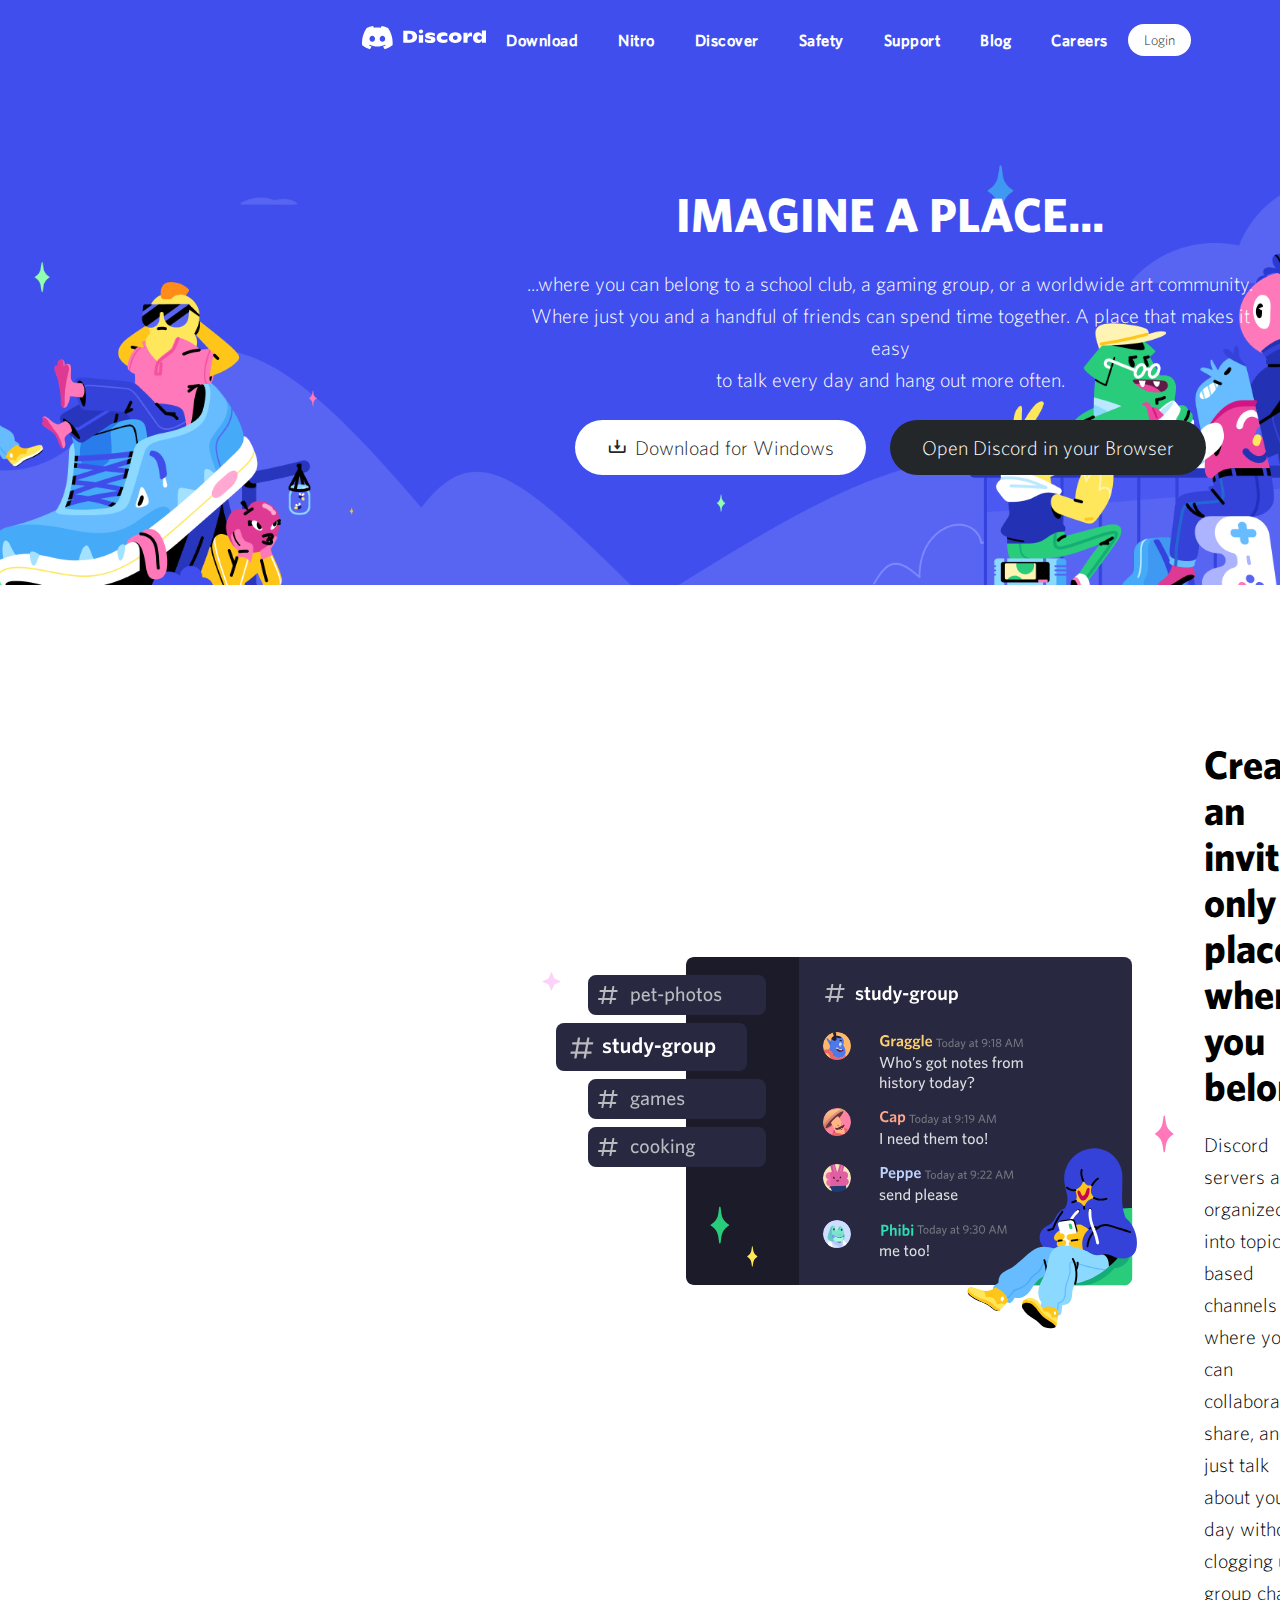
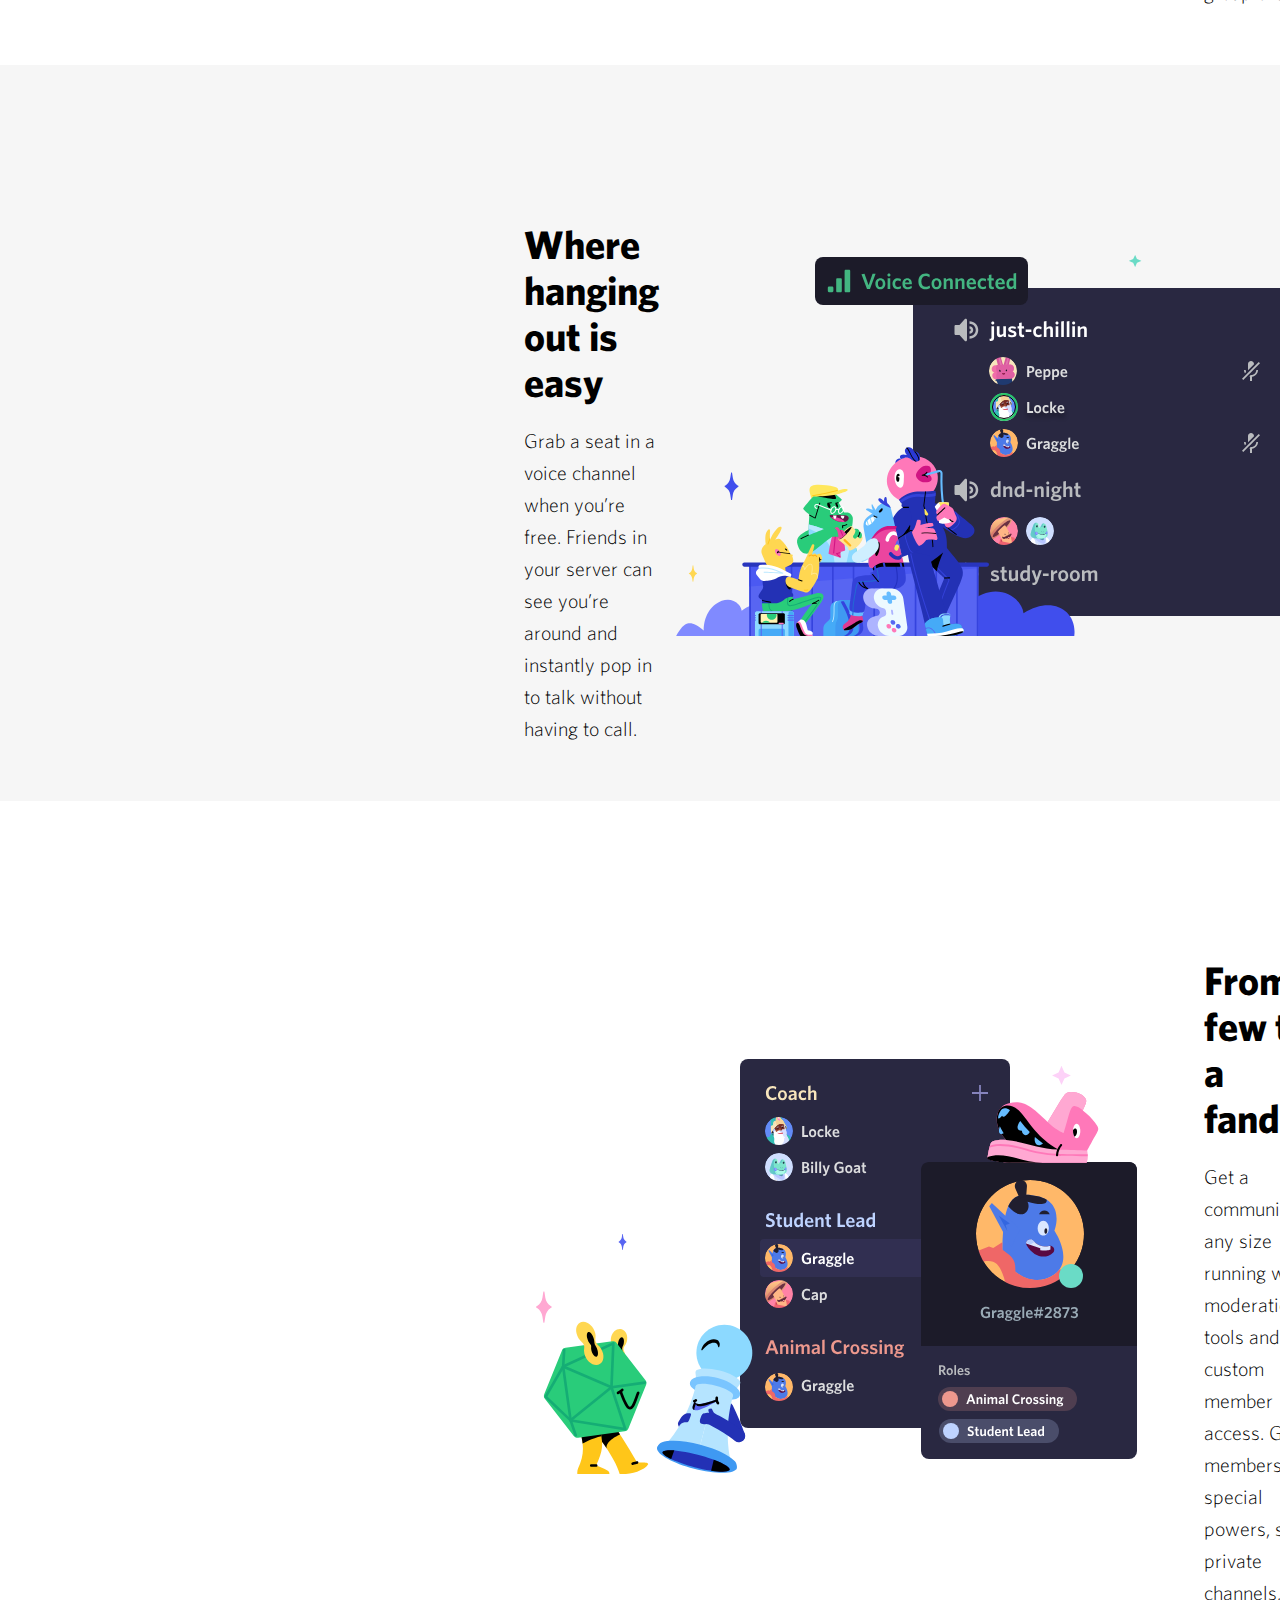
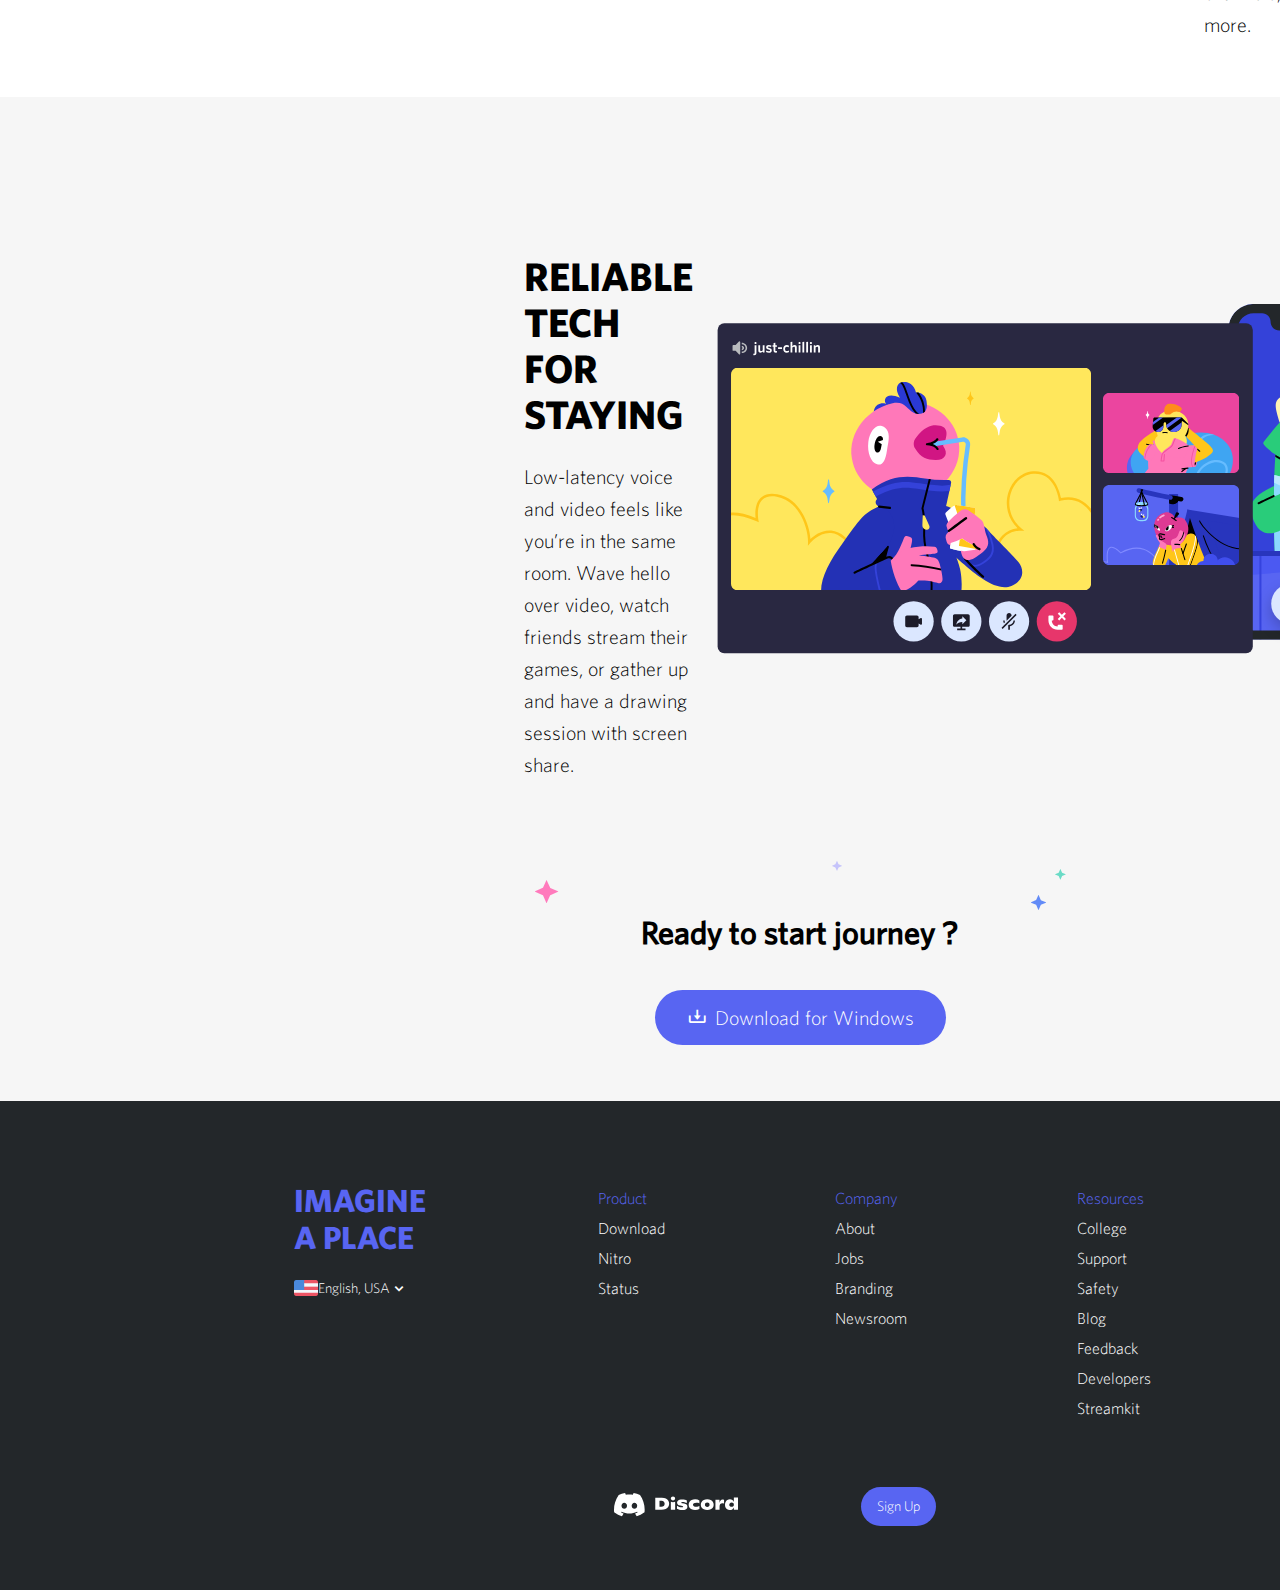
<file: index.html>
<!DOCTYPE html>
<html lang="en">
<head>
    <meta charset="UTF-8">
    <meta http-equiv="X-UA-Compatible" content="IE=edge">
    <meta name="viewport" content="width=device-width, initial-scale=1.0">
    <title>Discord | Your Place To Talk And Hang Out</title>
    <!----css file-->
    <link rel="stylesheet" href="disc.css">
    <!---fav-icon image----->
    <link rel="icon" href="icon.png">
    <!----box icon----->
    <link rel="stylesheet" href="https://unpkg.com/boxicons@2.0.7/css/boxicons.min.css">
</head>
<body>
    <!-----hero section start---->
    <section class="hero">

        <header class="main-header container">
            <nav class="main-nav">
                <a href="disc.html" class="logo">
                    <svg width="124" height="34" viewBox="0 0 124 34" class="logo-3oeRIY">
                        <g fill="currentColor">
                            <path
                                d="M26.0015 6.9529C24.0021 6.03845 21.8787 5.37198 19.6623 5C19.3833 5.48048 19.0733 6.13144 18.8563 6.64292C16.4989 6.30193 14.1585 6.30193 11.8336 6.64292C11.6166 6.13144 11.2911 5.48048 11.0276 5C8.79575 5.37198 6.67235 6.03845 4.6869 6.9529C0.672601 12.8736 -0.41235 18.6548 0.130124 24.3585C2.79599 26.2959 5.36889 27.4739 7.89682 28.2489C8.51679 27.4119 9.07477 26.5129 9.55525 25.5675C8.64079 25.2265 7.77283 24.808 6.93587 24.312C7.15286 24.1571 7.36986 23.9866 7.57135 23.8161C12.6241 26.1255 18.0969 26.1255 23.0876 23.8161C23.3046 23.9866 23.5061 24.1571 23.7231 24.312C22.8861 24.808 22.0182 25.2265 21.1037 25.5675C21.5842 26.5129 22.1422 27.4119 22.7621 28.2489C25.2885 27.4739 27.8769 26.2959 30.5288 24.3585C31.1952 17.7559 29.4733 12.0212 26.0015 6.9529ZM10.2527 20.8402C8.73376 20.8402 7.49382 19.4608 7.49382 17.7714C7.49382 16.082 8.70276 14.7025 10.2527 14.7025C11.7871 14.7025 13.0425 16.082 13.0115 17.7714C13.0115 19.4608 11.7871 20.8402 10.2527 20.8402ZM20.4373 20.8402C18.9183 20.8402 17.6768 19.4608 17.6768 17.7714C17.6768 16.082 18.8873 14.7025 20.4373 14.7025C21.9717 14.7025 23.2271 16.082 23.1961 17.7714C23.1961 19.4608 21.9872 20.8402 20.4373 20.8402Z">
                            </path>
                            <path
                                d="M41.2697 9.86615H47.8585C49.4394 9.86615 50.7878 10.1141 51.8883 10.6101C52.9887 11.1061 53.8102 11.7881 54.3527 12.6715C54.8951 13.555 55.1741 14.5624 55.1741 15.7094C55.1741 16.8253 54.8952 17.8328 54.3217 18.7472C53.7482 19.6462 52.8803 20.3746 51.7178 20.9016C50.5554 21.4286 49.1139 21.6921 47.3935 21.6921H41.2697V9.86615ZM47.316 18.6852C48.3854 18.6852 49.2069 18.4217 49.7804 17.8793C50.3539 17.3523 50.6484 16.6083 50.6484 15.6939C50.6484 14.8414 50.3849 14.1594 49.8734 13.648C49.3619 13.1365 48.587 12.873 47.5485 12.873H45.4871V18.6852H47.316Z">
                            </path>
                            <path
                                d="M65.4362 21.6774C64.5217 21.4449 63.7003 21.1039 62.9718 20.6389V17.8335C63.5298 18.2675 64.2582 18.6085 65.1882 18.8875C66.1181 19.1665 67.0171 19.306 67.8851 19.306C68.288 19.306 68.598 19.2595 68.7995 19.151C69.001 19.0425 69.1095 18.9185 69.1095 18.7635C69.1095 18.593 69.0475 18.4535 68.939 18.345C68.8305 18.2365 68.6135 18.1435 68.288 18.0505L66.2576 17.6011C65.0952 17.3376 64.2737 16.9501 63.7777 16.4851C63.2818 16.0201 63.0493 15.3847 63.0493 14.6097C63.0493 13.9587 63.2663 13.3853 63.6847 12.9048C64.1187 12.4243 64.7232 12.0523 65.5137 11.7888C66.3041 11.5254 67.2186 11.3859 68.288 11.3859C69.2335 11.3859 70.1014 11.4789 70.8919 11.6959C71.6823 11.8973 72.3333 12.1608 72.8448 12.4708V15.1212C72.3178 14.8112 71.6979 14.5632 71.0159 14.3772C70.3184 14.1912 69.6055 14.0982 68.877 14.0982C67.823 14.0982 67.2961 14.2842 67.2961 14.6407C67.2961 14.8112 67.3736 14.9352 67.5441 15.0282C67.7146 15.1212 68.009 15.1987 68.443 15.2917L70.1324 15.6017C71.2329 15.7876 72.0543 16.1286 72.5968 16.6091C73.1393 17.0896 73.4028 17.787 73.4028 18.7325C73.4028 19.7555 72.9533 20.5769 72.0543 21.1659C71.1554 21.7704 69.8844 22.0648 68.2415 22.0648C67.2806 22.0338 66.3506 21.9098 65.4362 21.6774Z">
                            </path>
                            <path
                                d="M77.5891 21.3213C76.6281 20.8408 75.8842 20.2054 75.4037 19.3994C74.9077 18.5934 74.6752 17.679 74.6752 16.656C74.6752 15.6486 74.9232 14.7341 75.4347 13.9437C75.9462 13.1377 76.6901 12.5177 77.6666 12.0528C78.643 11.6033 79.821 11.3708 81.1849 11.3708C82.8743 11.3708 84.2693 11.7273 85.3852 12.4402V15.5246C84.9977 15.2611 84.5328 15.0286 84.0058 14.8736C83.4788 14.7031 82.9208 14.6256 82.3319 14.6256C81.2779 14.6256 80.472 14.8116 79.8675 15.1991C79.2785 15.5866 78.984 16.0826 78.984 16.7025C78.984 17.307 79.263 17.803 79.852 18.1905C80.4254 18.5779 81.2624 18.7794 82.3474 18.7794C82.9053 18.7794 83.4633 18.7019 84.0058 18.5314C84.5483 18.3609 85.0287 18.175 85.4162 17.927V20.9183C84.1762 21.6623 82.7348 22.0343 81.1074 22.0343C79.728 22.0343 78.5655 21.7863 77.5891 21.3213Z">
                            </path>
                            <path
                                d="M89.8041 21.3213C88.8276 20.8408 88.0837 20.2054 87.5722 19.3839C87.0607 18.5624 86.7972 17.648 86.7972 16.625C86.7972 15.6176 87.0607 14.7031 87.5722 13.9127C88.0837 13.1222 88.8276 12.5022 89.7886 12.0528C90.7495 11.6033 91.9119 11.3708 93.2464 11.3708C94.5794 11.3708 95.7418 11.5878 96.7028 12.0528C97.6637 12.5022 98.4077 13.1222 98.9192 13.9127C99.4306 14.7031 99.6786 15.6021 99.6786 16.625C99.6786 17.6325 99.4306 18.5624 98.9192 19.3839C98.4077 20.2054 97.6792 20.8563 96.7028 21.3213C95.7263 21.7863 94.5794 22.0343 93.2464 22.0343C91.9274 22.0343 90.7805 21.7863 89.8041 21.3213ZM94.9358 18.3299C95.3388 17.927 95.5558 17.369 95.5558 16.7025C95.5558 16.0206 95.3543 15.4936 94.9358 15.0906C94.5174 14.6876 93.9594 14.4861 93.2619 14.4861C92.5335 14.4861 91.9739 14.6876 91.5555 15.0906C91.1525 15.4936 90.9355 16.0206 90.9355 16.7025C90.9355 17.3845 91.137 17.927 91.5555 18.3299C91.9739 18.7484 92.5335 18.9499 93.2619 18.9499C93.9594 18.9344 94.5329 18.7329 94.9358 18.3299Z">
                            </path>
                            <path
                                d="M110.048 11.9901V15.6325C109.614 15.3535 109.056 15.214 108.374 15.214C107.475 15.214 106.777 15.493 106.297 16.0354C105.816 16.5779 105.568 17.4304 105.568 18.5773V21.6772H101.43V11.8196H105.491V14.966C105.708 13.819 106.08 12.9666 106.576 12.4241C107.072 11.8816 107.723 11.5872 108.513 11.5872C109.102 11.5872 109.614 11.7267 110.048 11.9901Z">
                            </path>
                            <path
                                d="M124 9.52563V21.6925H119.862V19.4761C119.505 20.3131 118.978 20.9486 118.265 21.3825C117.551 21.8165 116.667 22.0335 115.613 22.0335C114.683 22.0335 113.862 21.801 113.164 21.3515C112.467 20.9021 111.925 20.2666 111.553 19.4761C111.181 18.6702 110.995 17.7712 110.995 16.7793C110.979 15.7408 111.181 14.8109 111.599 13.9894C112.002 13.168 112.591 12.5325 113.335 12.0675C114.079 11.6025 114.931 11.37 115.892 11.37C117.861 11.37 119.18 12.2225 119.862 13.9429V9.52563H124ZM119.242 18.2517C119.66 17.8487 119.877 17.3062 119.877 16.6553C119.877 16.0198 119.676 15.5083 119.257 15.1209C118.839 14.7334 118.281 14.5319 117.582 14.5319C116.884 14.5319 116.326 14.7334 115.908 15.1364C115.489 15.5393 115.288 16.0508 115.288 16.7018C115.288 17.3527 115.489 17.8642 115.908 18.2672C116.326 18.6702 116.869 18.8717 117.566 18.8717C118.265 18.8717 118.823 18.6702 119.242 18.2517Z">
                            </path>
                            <path
                                d="M58.9885 12.4091C60.1772 12.4091 61.1429 11.5416 61.1429 10.4717C61.1429 9.40164 60.1772 8.5343 58.9885 8.5343C57.7981 8.5343 56.8341 9.40164 56.8341 10.4717C56.8341 11.5416 57.7981 12.4091 58.9885 12.4091Z">
                            </path>
                            <path d="M61.1429 13.741C59.8254 14.3144 58.1825 14.3299 56.8341 13.741V21.6921H61.1429V13.741Z"></path>
                        </g>
                    </svg>
                </a>

                <ul class="nav-list">
                    <li class="nav-item">
                        <a href="#" class="nav-link">
                            Download
                        </a>
                    </li>
                    <li class="nav-item">
                        <a href="#" class="nav-link">
                            Nitro
                        </a>
                    </li>
                    <li class="nav-item">
                        <a href="#" class="nav-link">
                            Discover
                        </a>
                    </li>
                    <li class="nav-item">
                        <a href="#" class="nav-link">Safety</a>
                    </li>
                    <li class="nav-item">
                        <a href="#" class="nav-link">
                            Support
                        </a>
                    </li>
                    <li class="nav-item">
                        <a href="#" class="nav-link">Blog</a>
                    </li>
                    <li class="nav-item">
                        <a href="#" class="nav-link">Careers</a>
                    </li>
                </ul>
                <div class="nav-item-right">
                    <a href="#" class="btn btn-small btn-light btn-login">Login</a>
                </div>

            </nav>
        </header>

        <div class="row container">
            <div class="hero-content-wrap">
                <h1 class="title primary-title">IMAGINE A PLACE...</h1>
                <p class="hero-description">...where you can belong to a school club, a gaming group, or a worldwide art community.<br> Where just you and a handful of friends can spend time together. A place that makes it easy </br> to talk every day and hang out more often.</p>
                <div class="hero-btn-group">
                    <a href="#" class="btn btn-large btn-light">
                        <i class="bx bx-download"></i>Download for Windows
                    </a>
                    <a href="#" class="btn btn-large btn-dark">
                        Open Discord in your Browser
                    </a>
                </div>
                
            </div>
        </div>

    </section>
    <!---hero section close---->
    <!---collaboration section start---->
    <section class="collaboration">
        <div class="row container">
            <img src="./assets/images/section-1.svg" alt="#" class="grid-image">
            <div class="text-group">
                <h2 class="text secondary-title">Create an invite-only place where you belong</h2>
                <p>Discord servers are organized into topic-based channels where you can collaborate, share, and just talk about your day without clogging up a group chat.</p>
            </div>
        </div>
    </section>
    <!---collaboration section end-->
    <!---voice channel section start---->
    <section class="voice-channel">
        <div class="row container">
            <div class="text-group order-1">
                <h2 class="text secondary-title">Where hanging out is easy</h2>
                <p>Grab a seat in a voice channel when you’re free. Friends in your server can see you’re around and instantly pop in to talk without having to call.</p>
            </div>
            <img src="./assets/images/section-2.svg" alt="#" class="grid-image">
        </div>
    </section>
    <!---voice channel section end-->
    <!---moderation tool section start---->
    <section class="moderation-tools">
        <div class="row container">
            <img src="./assets/images/section-3.svg" alt="#" class="grid-image">
            <div class="text-group">
                <h2 class="text secondary-title">From a few to a fandom</h2>
                <p>Get a community of any size running with moderation tools and custom member access. Give members special powers, set up private channels, and more.</p>
            </div>
        </div>
    </section>
    <!---moderation tool section end-->
    <!---video call section start---->
    <section class="video-call">
        <div class="row container">
            <div class="text-group">
                <h2 class="text secondary-title">RELIABLE TECH FOR STAYING </h2>
                <p>Low-latency voice and video feels like you’re in the same room. Wave hello over video, watch friends stream their games, or gather up and have a drawing session with screen share.</p>
            </div>
            <img src="./assets/images/section-4.svg" alt="#" class="grid-image">
        </div>
    </section>
    <!---video call section end-->

    <!----downlokad section start-->
    <section class="download">
        <div class="row container remove-grid">
            <img src="./assets/images/sparkles.svg" alt="" class="sparkles">
            <h2>Ready to start journey ?</h2>
            <a href="#" class="btn btn-large btn-brand">
                <i class="bx bx-download"></i>Download for Windows
            </a>
        </div>
    </section>    
    <!---downloAD SECTION end-->
    <!---fooiter start-->
    <footer class="main-footer">
        <div class="row container">
            <div class="info-box">
                <h4 class="footer-title">IMAGINE A PLACE</h4>
                <div class="languages">
                    <img src="./assets/images/flag.png" alt="">
                    <span>English, USA</span> <i class="bx bx-chevron-down"></i>
                </div>
                <div class="social-media">
                    <a href="#" class="sm-link">
                        <i class="bx bx1-twitter"></i>
                    </a>
                    <a href="#" class="sm-link">
                        <i class="bx bx1-instagram"></i>
                    </a>
                    <a href="#" class="sm-link">
                        <i class="bx bx1-facebook-square"></i>
                    </a>
                    <a href="#" class="sm-link">
                        <i class="bx bx1-youtube"></i>
                    </a>
                </div>
            </div>
            <div class="spacer">
            <div class="footer-links-group"> 
                <h5 class="footer-title">Product</h5>
                <a href="#" class="footer-link">Download</a>
                <a href="#" class="footer-link">Nitro</a>
                <a href="#" class="footer-link">Status</a>
            </div>
            <div class="footer-links-group"> 
                <h5 class="footer-title">Company</h5>
                <a href="#" class="footer-link">About</a>
                <a href="#" class="footer-link">Jobs</a>
                <a href="#" class="footer-link">Branding</a>
                <a href="#" class="footer-link">Newsroom</a>
            </div>
            <div class="footer-links-group"> 
                <h5 class="footer-title">Resources</h5>
                <a href="#" class="footer-link">College</a>
                <a href="#" class="footer-link">Support</a>
                <a href="#" class="footer-link">Safety</a>
                <a href="#" class="footer-link">Blog</a>
                <a href="#" class="footer-link">Feedback</a>
                <a href="#" class="footer-link">Developers</a>
                <a href="#" class="footer-link">Streamkit</a>
            </div>
            <div class="footer-links-group"> 
                <h5 class="footer-title">Policies</h5>
                <a href="#" class="footer-link">Terms</a>
                <a href="#" class="footer-link">Privacy</a>
                <a href="#" class="footer-link">Cookies Settings</a>
                <a href="#" class="footer-link">Guidelines</a>
                <a href="#" class="footer-link">Feedback</a>
                <a href="#" class="footer-link">Acknowledgements</a>
                <a href="#" class="footer-link">Licences</a>
                <a href="#" class="footer-link">Moderation</a>
            </div>
        </div>
        </div>
        <div class="row container remove-grid">
            <a href="#" class="logo"><svg width="124" height="34" viewBox="0 0 124 34" class="logo-3oeRIY">
                <g fill="currentColor">
                    <path
                        d="M26.0015 6.9529C24.0021 6.03845 21.8787 5.37198 19.6623 5C19.3833 5.48048 19.0733 6.13144 18.8563 6.64292C16.4989 6.30193 14.1585 6.30193 11.8336 6.64292C11.6166 6.13144 11.2911 5.48048 11.0276 5C8.79575 5.37198 6.67235 6.03845 4.6869 6.9529C0.672601 12.8736 -0.41235 18.6548 0.130124 24.3585C2.79599 26.2959 5.36889 27.4739 7.89682 28.2489C8.51679 27.4119 9.07477 26.5129 9.55525 25.5675C8.64079 25.2265 7.77283 24.808 6.93587 24.312C7.15286 24.1571 7.36986 23.9866 7.57135 23.8161C12.6241 26.1255 18.0969 26.1255 23.0876 23.8161C23.3046 23.9866 23.5061 24.1571 23.7231 24.312C22.8861 24.808 22.0182 25.2265 21.1037 25.5675C21.5842 26.5129 22.1422 27.4119 22.7621 28.2489C25.2885 27.4739 27.8769 26.2959 30.5288 24.3585C31.1952 17.7559 29.4733 12.0212 26.0015 6.9529ZM10.2527 20.8402C8.73376 20.8402 7.49382 19.4608 7.49382 17.7714C7.49382 16.082 8.70276 14.7025 10.2527 14.7025C11.7871 14.7025 13.0425 16.082 13.0115 17.7714C13.0115 19.4608 11.7871 20.8402 10.2527 20.8402ZM20.4373 20.8402C18.9183 20.8402 17.6768 19.4608 17.6768 17.7714C17.6768 16.082 18.8873 14.7025 20.4373 14.7025C21.9717 14.7025 23.2271 16.082 23.1961 17.7714C23.1961 19.4608 21.9872 20.8402 20.4373 20.8402Z">
                    </path>
                    <path
                        d="M41.2697 9.86615H47.8585C49.4394 9.86615 50.7878 10.1141 51.8883 10.6101C52.9887 11.1061 53.8102 11.7881 54.3527 12.6715C54.8951 13.555 55.1741 14.5624 55.1741 15.7094C55.1741 16.8253 54.8952 17.8328 54.3217 18.7472C53.7482 19.6462 52.8803 20.3746 51.7178 20.9016C50.5554 21.4286 49.1139 21.6921 47.3935 21.6921H41.2697V9.86615ZM47.316 18.6852C48.3854 18.6852 49.2069 18.4217 49.7804 17.8793C50.3539 17.3523 50.6484 16.6083 50.6484 15.6939C50.6484 14.8414 50.3849 14.1594 49.8734 13.648C49.3619 13.1365 48.587 12.873 47.5485 12.873H45.4871V18.6852H47.316Z">
                    </path>
                    <path
                        d="M65.4362 21.6774C64.5217 21.4449 63.7003 21.1039 62.9718 20.6389V17.8335C63.5298 18.2675 64.2582 18.6085 65.1882 18.8875C66.1181 19.1665 67.0171 19.306 67.8851 19.306C68.288 19.306 68.598 19.2595 68.7995 19.151C69.001 19.0425 69.1095 18.9185 69.1095 18.7635C69.1095 18.593 69.0475 18.4535 68.939 18.345C68.8305 18.2365 68.6135 18.1435 68.288 18.0505L66.2576 17.6011C65.0952 17.3376 64.2737 16.9501 63.7777 16.4851C63.2818 16.0201 63.0493 15.3847 63.0493 14.6097C63.0493 13.9587 63.2663 13.3853 63.6847 12.9048C64.1187 12.4243 64.7232 12.0523 65.5137 11.7888C66.3041 11.5254 67.2186 11.3859 68.288 11.3859C69.2335 11.3859 70.1014 11.4789 70.8919 11.6959C71.6823 11.8973 72.3333 12.1608 72.8448 12.4708V15.1212C72.3178 14.8112 71.6979 14.5632 71.0159 14.3772C70.3184 14.1912 69.6055 14.0982 68.877 14.0982C67.823 14.0982 67.2961 14.2842 67.2961 14.6407C67.2961 14.8112 67.3736 14.9352 67.5441 15.0282C67.7146 15.1212 68.009 15.1987 68.443 15.2917L70.1324 15.6017C71.2329 15.7876 72.0543 16.1286 72.5968 16.6091C73.1393 17.0896 73.4028 17.787 73.4028 18.7325C73.4028 19.7555 72.9533 20.5769 72.0543 21.1659C71.1554 21.7704 69.8844 22.0648 68.2415 22.0648C67.2806 22.0338 66.3506 21.9098 65.4362 21.6774Z">
                    </path>
                    <path
                        d="M77.5891 21.3213C76.6281 20.8408 75.8842 20.2054 75.4037 19.3994C74.9077 18.5934 74.6752 17.679 74.6752 16.656C74.6752 15.6486 74.9232 14.7341 75.4347 13.9437C75.9462 13.1377 76.6901 12.5177 77.6666 12.0528C78.643 11.6033 79.821 11.3708 81.1849 11.3708C82.8743 11.3708 84.2693 11.7273 85.3852 12.4402V15.5246C84.9977 15.2611 84.5328 15.0286 84.0058 14.8736C83.4788 14.7031 82.9208 14.6256 82.3319 14.6256C81.2779 14.6256 80.472 14.8116 79.8675 15.1991C79.2785 15.5866 78.984 16.0826 78.984 16.7025C78.984 17.307 79.263 17.803 79.852 18.1905C80.4254 18.5779 81.2624 18.7794 82.3474 18.7794C82.9053 18.7794 83.4633 18.7019 84.0058 18.5314C84.5483 18.3609 85.0287 18.175 85.4162 17.927V20.9183C84.1762 21.6623 82.7348 22.0343 81.1074 22.0343C79.728 22.0343 78.5655 21.7863 77.5891 21.3213Z">
                    </path>
                    <path
                        d="M89.8041 21.3213C88.8276 20.8408 88.0837 20.2054 87.5722 19.3839C87.0607 18.5624 86.7972 17.648 86.7972 16.625C86.7972 15.6176 87.0607 14.7031 87.5722 13.9127C88.0837 13.1222 88.8276 12.5022 89.7886 12.0528C90.7495 11.6033 91.9119 11.3708 93.2464 11.3708C94.5794 11.3708 95.7418 11.5878 96.7028 12.0528C97.6637 12.5022 98.4077 13.1222 98.9192 13.9127C99.4306 14.7031 99.6786 15.6021 99.6786 16.625C99.6786 17.6325 99.4306 18.5624 98.9192 19.3839C98.4077 20.2054 97.6792 20.8563 96.7028 21.3213C95.7263 21.7863 94.5794 22.0343 93.2464 22.0343C91.9274 22.0343 90.7805 21.7863 89.8041 21.3213ZM94.9358 18.3299C95.3388 17.927 95.5558 17.369 95.5558 16.7025C95.5558 16.0206 95.3543 15.4936 94.9358 15.0906C94.5174 14.6876 93.9594 14.4861 93.2619 14.4861C92.5335 14.4861 91.9739 14.6876 91.5555 15.0906C91.1525 15.4936 90.9355 16.0206 90.9355 16.7025C90.9355 17.3845 91.137 17.927 91.5555 18.3299C91.9739 18.7484 92.5335 18.9499 93.2619 18.9499C93.9594 18.9344 94.5329 18.7329 94.9358 18.3299Z">
                    </path>
                    <path
                        d="M110.048 11.9901V15.6325C109.614 15.3535 109.056 15.214 108.374 15.214C107.475 15.214 106.777 15.493 106.297 16.0354C105.816 16.5779 105.568 17.4304 105.568 18.5773V21.6772H101.43V11.8196H105.491V14.966C105.708 13.819 106.08 12.9666 106.576 12.4241C107.072 11.8816 107.723 11.5872 108.513 11.5872C109.102 11.5872 109.614 11.7267 110.048 11.9901Z">
                    </path>
                    <path
                        d="M124 9.52563V21.6925H119.862V19.4761C119.505 20.3131 118.978 20.9486 118.265 21.3825C117.551 21.8165 116.667 22.0335 115.613 22.0335C114.683 22.0335 113.862 21.801 113.164 21.3515C112.467 20.9021 111.925 20.2666 111.553 19.4761C111.181 18.6702 110.995 17.7712 110.995 16.7793C110.979 15.7408 111.181 14.8109 111.599 13.9894C112.002 13.168 112.591 12.5325 113.335 12.0675C114.079 11.6025 114.931 11.37 115.892 11.37C117.861 11.37 119.18 12.2225 119.862 13.9429V9.52563H124ZM119.242 18.2517C119.66 17.8487 119.877 17.3062 119.877 16.6553C119.877 16.0198 119.676 15.5083 119.257 15.1209C118.839 14.7334 118.281 14.5319 117.582 14.5319C116.884 14.5319 116.326 14.7334 115.908 15.1364C115.489 15.5393 115.288 16.0508 115.288 16.7018C115.288 17.3527 115.489 17.8642 115.908 18.2672C116.326 18.6702 116.869 18.8717 117.566 18.8717C118.265 18.8717 118.823 18.6702 119.242 18.2517Z">
                    </path>
                    <path
                        d="M58.9885 12.4091C60.1772 12.4091 61.1429 11.5416 61.1429 10.4717C61.1429 9.40164 60.1772 8.5343 58.9885 8.5343C57.7981 8.5343 56.8341 9.40164 56.8341 10.4717C56.8341 11.5416 57.7981 12.4091 58.9885 12.4091Z">
                    </path>
                    <path d="M61.1429 13.741C59.8254 14.3144 58.1825 14.3299 56.8341 13.741V21.6921H61.1429V13.741Z"></path>
                </g>
            </svg></a>
            <a href="#" class="btn btn-small btn-brand btn-login">Sign Up</a>
        </div>
    </footer>
    <!--footer end-->
</body>
</html>
</file>
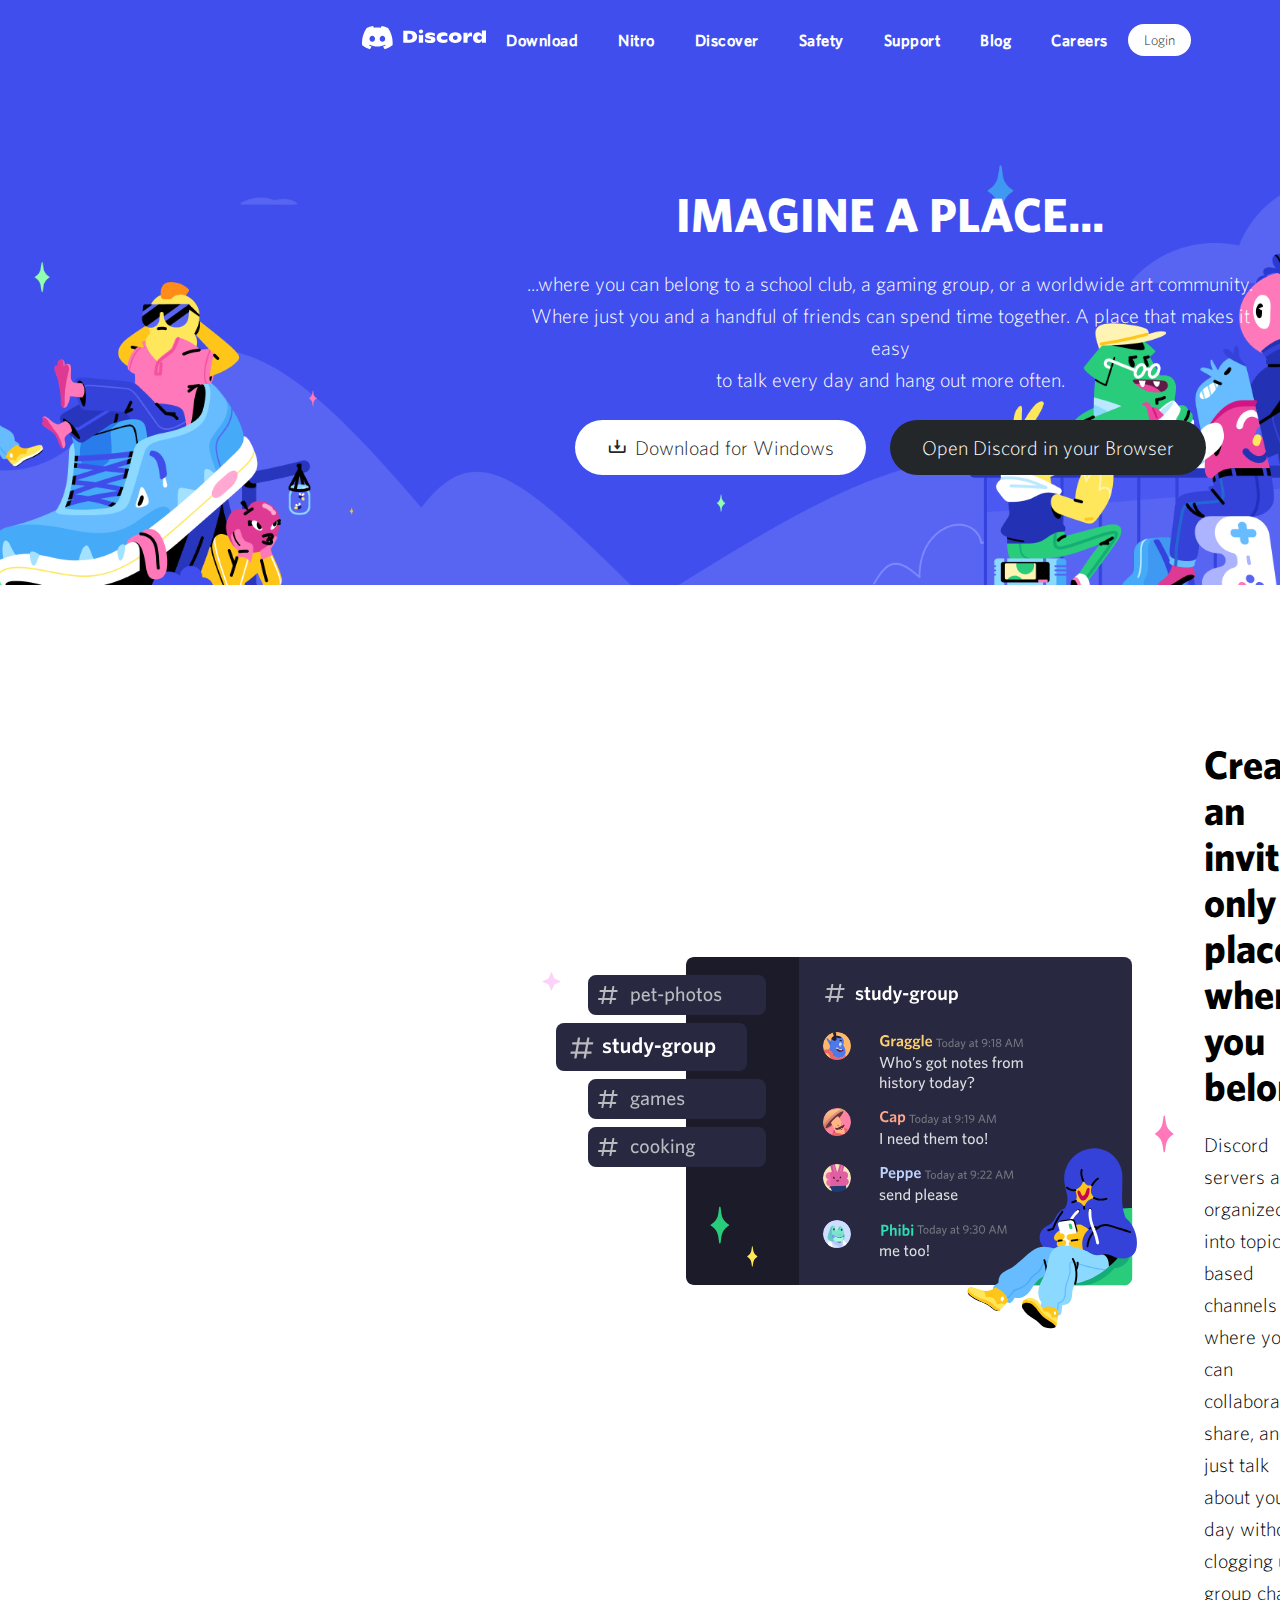
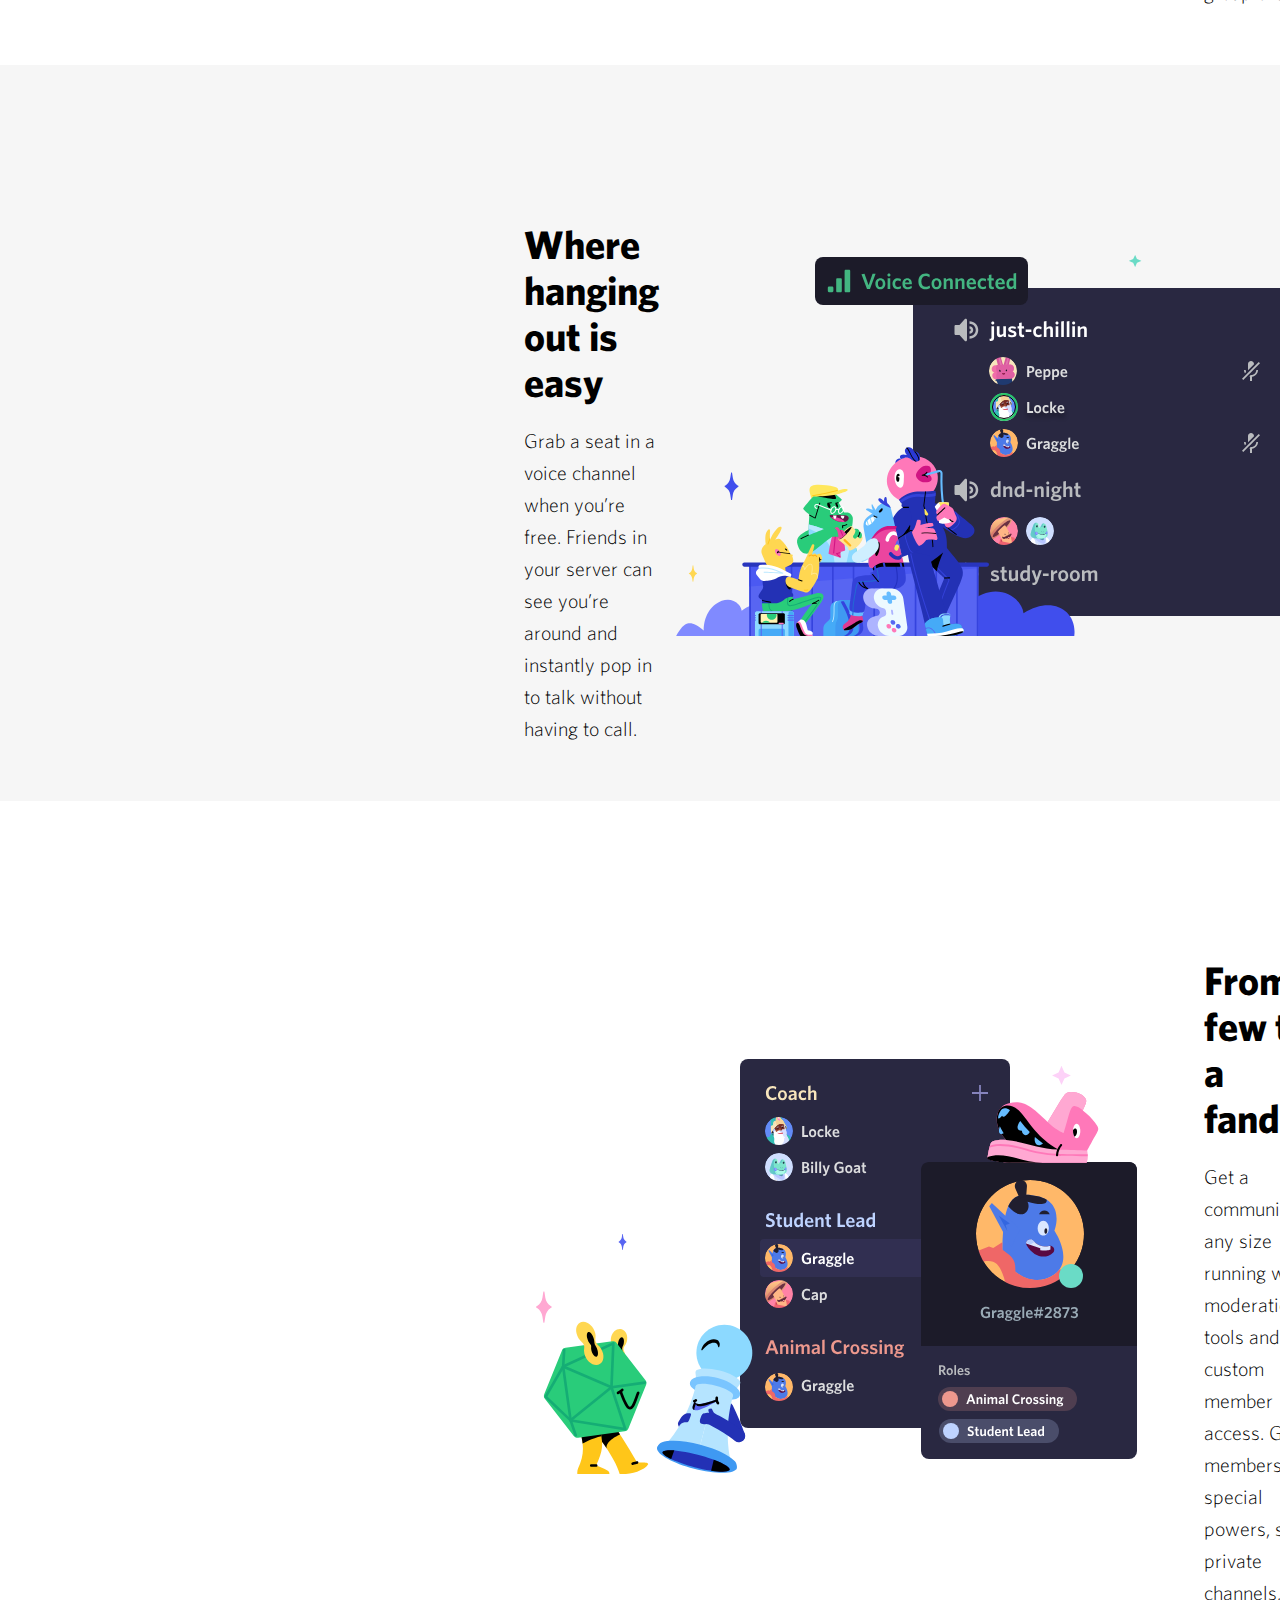
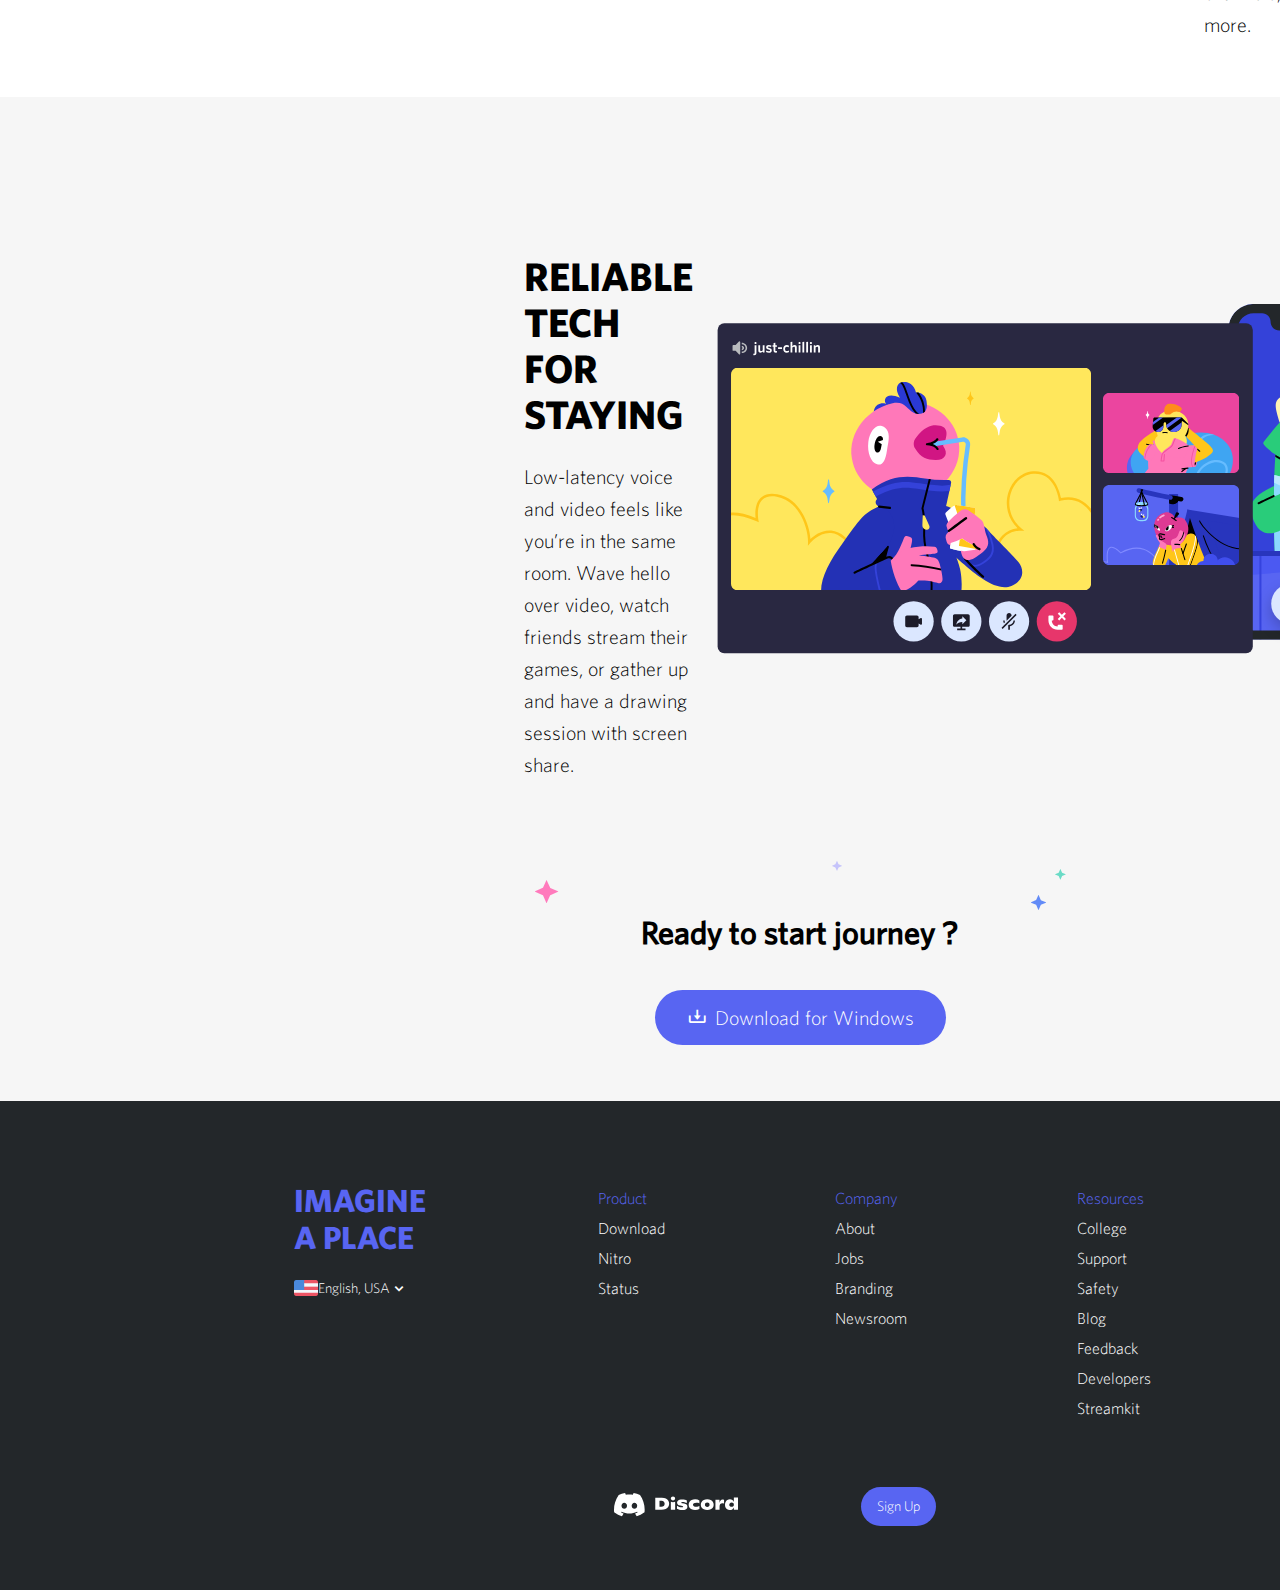
<file: disc.html>
<!DOCTYPE html>
<html lang="en">
<head>
    <meta charset="UTF-8">
    <meta http-equiv="X-UA-Compatible" content="IE=edge">
    <meta name="viewport" content="width=device-width, initial-scale=1.0">
    <title>Discord | Your Place To Talk And Hang Out</title>
    <!----css file-->
    <link rel="stylesheet" href="disc.css">
    <!---fav-icon image----->
    <link rel="icon" href="icon.png">
    <!----box icon----->
    <link rel="stylesheet" href="https://unpkg.com/boxicons@2.0.7/css/boxicons.min.css">
</head>
<body>
    <!-----hero section start---->
    <section class="hero">

        <header class="main-header container">
            <nav class="main-nav">
                <a href="disc.html" class="logo">
                    <svg width="124" height="34" viewBox="0 0 124 34" class="logo-3oeRIY">
                        <g fill="currentColor">
                            <path
                                d="M26.0015 6.9529C24.0021 6.03845 21.8787 5.37198 19.6623 5C19.3833 5.48048 19.0733 6.13144 18.8563 6.64292C16.4989 6.30193 14.1585 6.30193 11.8336 6.64292C11.6166 6.13144 11.2911 5.48048 11.0276 5C8.79575 5.37198 6.67235 6.03845 4.6869 6.9529C0.672601 12.8736 -0.41235 18.6548 0.130124 24.3585C2.79599 26.2959 5.36889 27.4739 7.89682 28.2489C8.51679 27.4119 9.07477 26.5129 9.55525 25.5675C8.64079 25.2265 7.77283 24.808 6.93587 24.312C7.15286 24.1571 7.36986 23.9866 7.57135 23.8161C12.6241 26.1255 18.0969 26.1255 23.0876 23.8161C23.3046 23.9866 23.5061 24.1571 23.7231 24.312C22.8861 24.808 22.0182 25.2265 21.1037 25.5675C21.5842 26.5129 22.1422 27.4119 22.7621 28.2489C25.2885 27.4739 27.8769 26.2959 30.5288 24.3585C31.1952 17.7559 29.4733 12.0212 26.0015 6.9529ZM10.2527 20.8402C8.73376 20.8402 7.49382 19.4608 7.49382 17.7714C7.49382 16.082 8.70276 14.7025 10.2527 14.7025C11.7871 14.7025 13.0425 16.082 13.0115 17.7714C13.0115 19.4608 11.7871 20.8402 10.2527 20.8402ZM20.4373 20.8402C18.9183 20.8402 17.6768 19.4608 17.6768 17.7714C17.6768 16.082 18.8873 14.7025 20.4373 14.7025C21.9717 14.7025 23.2271 16.082 23.1961 17.7714C23.1961 19.4608 21.9872 20.8402 20.4373 20.8402Z">
                            </path>
                            <path
                                d="M41.2697 9.86615H47.8585C49.4394 9.86615 50.7878 10.1141 51.8883 10.6101C52.9887 11.1061 53.8102 11.7881 54.3527 12.6715C54.8951 13.555 55.1741 14.5624 55.1741 15.7094C55.1741 16.8253 54.8952 17.8328 54.3217 18.7472C53.7482 19.6462 52.8803 20.3746 51.7178 20.9016C50.5554 21.4286 49.1139 21.6921 47.3935 21.6921H41.2697V9.86615ZM47.316 18.6852C48.3854 18.6852 49.2069 18.4217 49.7804 17.8793C50.3539 17.3523 50.6484 16.6083 50.6484 15.6939C50.6484 14.8414 50.3849 14.1594 49.8734 13.648C49.3619 13.1365 48.587 12.873 47.5485 12.873H45.4871V18.6852H47.316Z">
                            </path>
                            <path
                                d="M65.4362 21.6774C64.5217 21.4449 63.7003 21.1039 62.9718 20.6389V17.8335C63.5298 18.2675 64.2582 18.6085 65.1882 18.8875C66.1181 19.1665 67.0171 19.306 67.8851 19.306C68.288 19.306 68.598 19.2595 68.7995 19.151C69.001 19.0425 69.1095 18.9185 69.1095 18.7635C69.1095 18.593 69.0475 18.4535 68.939 18.345C68.8305 18.2365 68.6135 18.1435 68.288 18.0505L66.2576 17.6011C65.0952 17.3376 64.2737 16.9501 63.7777 16.4851C63.2818 16.0201 63.0493 15.3847 63.0493 14.6097C63.0493 13.9587 63.2663 13.3853 63.6847 12.9048C64.1187 12.4243 64.7232 12.0523 65.5137 11.7888C66.3041 11.5254 67.2186 11.3859 68.288 11.3859C69.2335 11.3859 70.1014 11.4789 70.8919 11.6959C71.6823 11.8973 72.3333 12.1608 72.8448 12.4708V15.1212C72.3178 14.8112 71.6979 14.5632 71.0159 14.3772C70.3184 14.1912 69.6055 14.0982 68.877 14.0982C67.823 14.0982 67.2961 14.2842 67.2961 14.6407C67.2961 14.8112 67.3736 14.9352 67.5441 15.0282C67.7146 15.1212 68.009 15.1987 68.443 15.2917L70.1324 15.6017C71.2329 15.7876 72.0543 16.1286 72.5968 16.6091C73.1393 17.0896 73.4028 17.787 73.4028 18.7325C73.4028 19.7555 72.9533 20.5769 72.0543 21.1659C71.1554 21.7704 69.8844 22.0648 68.2415 22.0648C67.2806 22.0338 66.3506 21.9098 65.4362 21.6774Z">
                            </path>
                            <path
                                d="M77.5891 21.3213C76.6281 20.8408 75.8842 20.2054 75.4037 19.3994C74.9077 18.5934 74.6752 17.679 74.6752 16.656C74.6752 15.6486 74.9232 14.7341 75.4347 13.9437C75.9462 13.1377 76.6901 12.5177 77.6666 12.0528C78.643 11.6033 79.821 11.3708 81.1849 11.3708C82.8743 11.3708 84.2693 11.7273 85.3852 12.4402V15.5246C84.9977 15.2611 84.5328 15.0286 84.0058 14.8736C83.4788 14.7031 82.9208 14.6256 82.3319 14.6256C81.2779 14.6256 80.472 14.8116 79.8675 15.1991C79.2785 15.5866 78.984 16.0826 78.984 16.7025C78.984 17.307 79.263 17.803 79.852 18.1905C80.4254 18.5779 81.2624 18.7794 82.3474 18.7794C82.9053 18.7794 83.4633 18.7019 84.0058 18.5314C84.5483 18.3609 85.0287 18.175 85.4162 17.927V20.9183C84.1762 21.6623 82.7348 22.0343 81.1074 22.0343C79.728 22.0343 78.5655 21.7863 77.5891 21.3213Z">
                            </path>
                            <path
                                d="M89.8041 21.3213C88.8276 20.8408 88.0837 20.2054 87.5722 19.3839C87.0607 18.5624 86.7972 17.648 86.7972 16.625C86.7972 15.6176 87.0607 14.7031 87.5722 13.9127C88.0837 13.1222 88.8276 12.5022 89.7886 12.0528C90.7495 11.6033 91.9119 11.3708 93.2464 11.3708C94.5794 11.3708 95.7418 11.5878 96.7028 12.0528C97.6637 12.5022 98.4077 13.1222 98.9192 13.9127C99.4306 14.7031 99.6786 15.6021 99.6786 16.625C99.6786 17.6325 99.4306 18.5624 98.9192 19.3839C98.4077 20.2054 97.6792 20.8563 96.7028 21.3213C95.7263 21.7863 94.5794 22.0343 93.2464 22.0343C91.9274 22.0343 90.7805 21.7863 89.8041 21.3213ZM94.9358 18.3299C95.3388 17.927 95.5558 17.369 95.5558 16.7025C95.5558 16.0206 95.3543 15.4936 94.9358 15.0906C94.5174 14.6876 93.9594 14.4861 93.2619 14.4861C92.5335 14.4861 91.9739 14.6876 91.5555 15.0906C91.1525 15.4936 90.9355 16.0206 90.9355 16.7025C90.9355 17.3845 91.137 17.927 91.5555 18.3299C91.9739 18.7484 92.5335 18.9499 93.2619 18.9499C93.9594 18.9344 94.5329 18.7329 94.9358 18.3299Z">
                            </path>
                            <path
                                d="M110.048 11.9901V15.6325C109.614 15.3535 109.056 15.214 108.374 15.214C107.475 15.214 106.777 15.493 106.297 16.0354C105.816 16.5779 105.568 17.4304 105.568 18.5773V21.6772H101.43V11.8196H105.491V14.966C105.708 13.819 106.08 12.9666 106.576 12.4241C107.072 11.8816 107.723 11.5872 108.513 11.5872C109.102 11.5872 109.614 11.7267 110.048 11.9901Z">
                            </path>
                            <path
                                d="M124 9.52563V21.6925H119.862V19.4761C119.505 20.3131 118.978 20.9486 118.265 21.3825C117.551 21.8165 116.667 22.0335 115.613 22.0335C114.683 22.0335 113.862 21.801 113.164 21.3515C112.467 20.9021 111.925 20.2666 111.553 19.4761C111.181 18.6702 110.995 17.7712 110.995 16.7793C110.979 15.7408 111.181 14.8109 111.599 13.9894C112.002 13.168 112.591 12.5325 113.335 12.0675C114.079 11.6025 114.931 11.37 115.892 11.37C117.861 11.37 119.18 12.2225 119.862 13.9429V9.52563H124ZM119.242 18.2517C119.66 17.8487 119.877 17.3062 119.877 16.6553C119.877 16.0198 119.676 15.5083 119.257 15.1209C118.839 14.7334 118.281 14.5319 117.582 14.5319C116.884 14.5319 116.326 14.7334 115.908 15.1364C115.489 15.5393 115.288 16.0508 115.288 16.7018C115.288 17.3527 115.489 17.8642 115.908 18.2672C116.326 18.6702 116.869 18.8717 117.566 18.8717C118.265 18.8717 118.823 18.6702 119.242 18.2517Z">
                            </path>
                            <path
                                d="M58.9885 12.4091C60.1772 12.4091 61.1429 11.5416 61.1429 10.4717C61.1429 9.40164 60.1772 8.5343 58.9885 8.5343C57.7981 8.5343 56.8341 9.40164 56.8341 10.4717C56.8341 11.5416 57.7981 12.4091 58.9885 12.4091Z">
                            </path>
                            <path d="M61.1429 13.741C59.8254 14.3144 58.1825 14.3299 56.8341 13.741V21.6921H61.1429V13.741Z"></path>
                        </g>
                    </svg>
                </a>

                <ul class="nav-list">
                    <li class="nav-item">
                        <a href="#" class="nav-link">
                            Download
                        </a>
                    </li>
                    <li class="nav-item">
                        <a href="#" class="nav-link">
                            Nitro
                        </a>
                    </li>
                    <li class="nav-item">
                        <a href="#" class="nav-link">
                            Discover
                        </a>
                    </li>
                    <li class="nav-item">
                        <a href="#" class="nav-link">Safety</a>
                    </li>
                    <li class="nav-item">
                        <a href="#" class="nav-link">
                            Support
                        </a>
                    </li>
                    <li class="nav-item">
                        <a href="#" class="nav-link">Blog</a>
                    </li>
                    <li class="nav-item">
                        <a href="#" class="nav-link">Careers</a>
                    </li>
                </ul>
                <div class="nav-item-right">
                    <a href="#" class="btn btn-small btn-light btn-login">Login</a>
                </div>

            </nav>
        </header>

        <div class="row container">
            <div class="hero-content-wrap">
                <h1 class="title primary-title">IMAGINE A PLACE...</h1>
                <p class="hero-description">...where you can belong to a school club, a gaming group, or a worldwide art community.<br> Where just you and a handful of friends can spend time together. A place that makes it easy </br> to talk every day and hang out more often.</p>
                <div class="hero-btn-group">
                    <a href="#" class="btn btn-large btn-light">
                        <i class="bx bx-download"></i>Download for Windows
                    </a>
                    <a href="#" class="btn btn-large btn-dark">
                        Open Discord in your Browser
                    </a>
                </div>
                
            </div>
        </div>

    </section>
    <!---hero section close---->
    <!---collaboration section start---->
    <section class="collaboration">
        <div class="row container">
            <img src="./assets/images/section-1.svg" alt="#" class="grid-image">
            <div class="text-group">
                <h2 class="text secondary-title">Create an invite-only place where you belong</h2>
                <p>Discord servers are organized into topic-based channels where you can collaborate, share, and just talk about your day without clogging up a group chat.</p>
            </div>
        </div>
    </section>
    <!---collaboration section end-->
    <!---voice channel section start---->
    <section class="voice-channel">
        <div class="row container">
            <div class="text-group order-1">
                <h2 class="text secondary-title">Where hanging out is easy</h2>
                <p>Grab a seat in a voice channel when you’re free. Friends in your server can see you’re around and instantly pop in to talk without having to call.</p>
            </div>
            <img src="./assets/images/section-2.svg" alt="#" class="grid-image">
        </div>
    </section>
    <!---voice channel section end-->
    <!---moderation tool section start---->
    <section class="moderation-tools">
        <div class="row container">
            <img src="./assets/images/section-3.svg" alt="#" class="grid-image">
            <div class="text-group">
                <h2 class="text secondary-title">From a few to a fandom</h2>
                <p>Get a community of any size running with moderation tools and custom member access. Give members special powers, set up private channels, and more.</p>
            </div>
        </div>
    </section>
    <!---moderation tool section end-->
    <!---video call section start---->
    <section class="video-call">
        <div class="row container">
            <div class="text-group">
                <h2 class="text secondary-title">RELIABLE TECH FOR STAYING </h2>
                <p>Low-latency voice and video feels like you’re in the same room. Wave hello over video, watch friends stream their games, or gather up and have a drawing session with screen share.</p>
            </div>
            <img src="./assets/images/section-4.svg" alt="#" class="grid-image">
        </div>
    </section>
    <!---video call section end-->

    <!----downlokad section start-->
    <section class="download">
        <div class="row container remove-grid">
            <img src="./assets/images/sparkles.svg" alt="" class="sparkles">
            <h2>Ready to start journey ?</h2>
            <a href="#" class="btn btn-large btn-brand">
                <i class="bx bx-download"></i>Download for Windows
            </a>
        </div>
    </section>    
    <!---downloAD SECTION end-->
    <!---fooiter start-->
    <footer class="main-footer">
        <div class="row container">
            <div class="info-box">
                <h4 class="footer-title">IMAGINE A PLACE</h4>
                <div class="languages">
                    <img src="./assets/images/flag.png" alt="">
                    <span>English, USA</span> <i class="bx bx-chevron-down"></i>
                </div>
                <div class="social-media">
                    <a href="#" class="sm-link">
                        <i class="bx bx1-twitter"></i>
                    </a>
                    <a href="#" class="sm-link">
                        <i class="bx bx1-instagram"></i>
                    </a>
                    <a href="#" class="sm-link">
                        <i class="bx bx1-facebook-square"></i>
                    </a>
                    <a href="#" class="sm-link">
                        <i class="bx bx1-youtube"></i>
                    </a>
                </div>
            </div>
            <div class="spacer">
            <div class="footer-links-group"> 
                <h5 class="footer-title">Product</h5>
                <a href="#" class="footer-link">Download</a>
                <a href="#" class="footer-link">Nitro</a>
                <a href="#" class="footer-link">Status</a>
            </div>
            <div class="footer-links-group"> 
                <h5 class="footer-title">Company</h5>
                <a href="#" class="footer-link">About</a>
                <a href="#" class="footer-link">Jobs</a>
                <a href="#" class="footer-link">Branding</a>
                <a href="#" class="footer-link">Newsroom</a>
            </div>
            <div class="footer-links-group"> 
                <h5 class="footer-title">Resources</h5>
                <a href="#" class="footer-link">College</a>
                <a href="#" class="footer-link">Support</a>
                <a href="#" class="footer-link">Safety</a>
                <a href="#" class="footer-link">Blog</a>
                <a href="#" class="footer-link">Feedback</a>
                <a href="#" class="footer-link">Developers</a>
                <a href="#" class="footer-link">Streamkit</a>
            </div>
            <div class="footer-links-group"> 
                <h5 class="footer-title">Policies</h5>
                <a href="#" class="footer-link">Terms</a>
                <a href="#" class="footer-link">Privacy</a>
                <a href="#" class="footer-link">Cookies Settings</a>
                <a href="#" class="footer-link">Guidelines</a>
                <a href="#" class="footer-link">Feedback</a>
                <a href="#" class="footer-link">Acknowledgements</a>
                <a href="#" class="footer-link">Licences</a>
                <a href="#" class="footer-link">Moderation</a>
            </div>
        </div>
        </div>
        <div class="row container remove-grid">
            <a href="#" class="logo"><svg width="124" height="34" viewBox="0 0 124 34" class="logo-3oeRIY">
                <g fill="currentColor">
                    <path
                        d="M26.0015 6.9529C24.0021 6.03845 21.8787 5.37198 19.6623 5C19.3833 5.48048 19.0733 6.13144 18.8563 6.64292C16.4989 6.30193 14.1585 6.30193 11.8336 6.64292C11.6166 6.13144 11.2911 5.48048 11.0276 5C8.79575 5.37198 6.67235 6.03845 4.6869 6.9529C0.672601 12.8736 -0.41235 18.6548 0.130124 24.3585C2.79599 26.2959 5.36889 27.4739 7.89682 28.2489C8.51679 27.4119 9.07477 26.5129 9.55525 25.5675C8.64079 25.2265 7.77283 24.808 6.93587 24.312C7.15286 24.1571 7.36986 23.9866 7.57135 23.8161C12.6241 26.1255 18.0969 26.1255 23.0876 23.8161C23.3046 23.9866 23.5061 24.1571 23.7231 24.312C22.8861 24.808 22.0182 25.2265 21.1037 25.5675C21.5842 26.5129 22.1422 27.4119 22.7621 28.2489C25.2885 27.4739 27.8769 26.2959 30.5288 24.3585C31.1952 17.7559 29.4733 12.0212 26.0015 6.9529ZM10.2527 20.8402C8.73376 20.8402 7.49382 19.4608 7.49382 17.7714C7.49382 16.082 8.70276 14.7025 10.2527 14.7025C11.7871 14.7025 13.0425 16.082 13.0115 17.7714C13.0115 19.4608 11.7871 20.8402 10.2527 20.8402ZM20.4373 20.8402C18.9183 20.8402 17.6768 19.4608 17.6768 17.7714C17.6768 16.082 18.8873 14.7025 20.4373 14.7025C21.9717 14.7025 23.2271 16.082 23.1961 17.7714C23.1961 19.4608 21.9872 20.8402 20.4373 20.8402Z">
                    </path>
                    <path
                        d="M41.2697 9.86615H47.8585C49.4394 9.86615 50.7878 10.1141 51.8883 10.6101C52.9887 11.1061 53.8102 11.7881 54.3527 12.6715C54.8951 13.555 55.1741 14.5624 55.1741 15.7094C55.1741 16.8253 54.8952 17.8328 54.3217 18.7472C53.7482 19.6462 52.8803 20.3746 51.7178 20.9016C50.5554 21.4286 49.1139 21.6921 47.3935 21.6921H41.2697V9.86615ZM47.316 18.6852C48.3854 18.6852 49.2069 18.4217 49.7804 17.8793C50.3539 17.3523 50.6484 16.6083 50.6484 15.6939C50.6484 14.8414 50.3849 14.1594 49.8734 13.648C49.3619 13.1365 48.587 12.873 47.5485 12.873H45.4871V18.6852H47.316Z">
                    </path>
                    <path
                        d="M65.4362 21.6774C64.5217 21.4449 63.7003 21.1039 62.9718 20.6389V17.8335C63.5298 18.2675 64.2582 18.6085 65.1882 18.8875C66.1181 19.1665 67.0171 19.306 67.8851 19.306C68.288 19.306 68.598 19.2595 68.7995 19.151C69.001 19.0425 69.1095 18.9185 69.1095 18.7635C69.1095 18.593 69.0475 18.4535 68.939 18.345C68.8305 18.2365 68.6135 18.1435 68.288 18.0505L66.2576 17.6011C65.0952 17.3376 64.2737 16.9501 63.7777 16.4851C63.2818 16.0201 63.0493 15.3847 63.0493 14.6097C63.0493 13.9587 63.2663 13.3853 63.6847 12.9048C64.1187 12.4243 64.7232 12.0523 65.5137 11.7888C66.3041 11.5254 67.2186 11.3859 68.288 11.3859C69.2335 11.3859 70.1014 11.4789 70.8919 11.6959C71.6823 11.8973 72.3333 12.1608 72.8448 12.4708V15.1212C72.3178 14.8112 71.6979 14.5632 71.0159 14.3772C70.3184 14.1912 69.6055 14.0982 68.877 14.0982C67.823 14.0982 67.2961 14.2842 67.2961 14.6407C67.2961 14.8112 67.3736 14.9352 67.5441 15.0282C67.7146 15.1212 68.009 15.1987 68.443 15.2917L70.1324 15.6017C71.2329 15.7876 72.0543 16.1286 72.5968 16.6091C73.1393 17.0896 73.4028 17.787 73.4028 18.7325C73.4028 19.7555 72.9533 20.5769 72.0543 21.1659C71.1554 21.7704 69.8844 22.0648 68.2415 22.0648C67.2806 22.0338 66.3506 21.9098 65.4362 21.6774Z">
                    </path>
                    <path
                        d="M77.5891 21.3213C76.6281 20.8408 75.8842 20.2054 75.4037 19.3994C74.9077 18.5934 74.6752 17.679 74.6752 16.656C74.6752 15.6486 74.9232 14.7341 75.4347 13.9437C75.9462 13.1377 76.6901 12.5177 77.6666 12.0528C78.643 11.6033 79.821 11.3708 81.1849 11.3708C82.8743 11.3708 84.2693 11.7273 85.3852 12.4402V15.5246C84.9977 15.2611 84.5328 15.0286 84.0058 14.8736C83.4788 14.7031 82.9208 14.6256 82.3319 14.6256C81.2779 14.6256 80.472 14.8116 79.8675 15.1991C79.2785 15.5866 78.984 16.0826 78.984 16.7025C78.984 17.307 79.263 17.803 79.852 18.1905C80.4254 18.5779 81.2624 18.7794 82.3474 18.7794C82.9053 18.7794 83.4633 18.7019 84.0058 18.5314C84.5483 18.3609 85.0287 18.175 85.4162 17.927V20.9183C84.1762 21.6623 82.7348 22.0343 81.1074 22.0343C79.728 22.0343 78.5655 21.7863 77.5891 21.3213Z">
                    </path>
                    <path
                        d="M89.8041 21.3213C88.8276 20.8408 88.0837 20.2054 87.5722 19.3839C87.0607 18.5624 86.7972 17.648 86.7972 16.625C86.7972 15.6176 87.0607 14.7031 87.5722 13.9127C88.0837 13.1222 88.8276 12.5022 89.7886 12.0528C90.7495 11.6033 91.9119 11.3708 93.2464 11.3708C94.5794 11.3708 95.7418 11.5878 96.7028 12.0528C97.6637 12.5022 98.4077 13.1222 98.9192 13.9127C99.4306 14.7031 99.6786 15.6021 99.6786 16.625C99.6786 17.6325 99.4306 18.5624 98.9192 19.3839C98.4077 20.2054 97.6792 20.8563 96.7028 21.3213C95.7263 21.7863 94.5794 22.0343 93.2464 22.0343C91.9274 22.0343 90.7805 21.7863 89.8041 21.3213ZM94.9358 18.3299C95.3388 17.927 95.5558 17.369 95.5558 16.7025C95.5558 16.0206 95.3543 15.4936 94.9358 15.0906C94.5174 14.6876 93.9594 14.4861 93.2619 14.4861C92.5335 14.4861 91.9739 14.6876 91.5555 15.0906C91.1525 15.4936 90.9355 16.0206 90.9355 16.7025C90.9355 17.3845 91.137 17.927 91.5555 18.3299C91.9739 18.7484 92.5335 18.9499 93.2619 18.9499C93.9594 18.9344 94.5329 18.7329 94.9358 18.3299Z">
                    </path>
                    <path
                        d="M110.048 11.9901V15.6325C109.614 15.3535 109.056 15.214 108.374 15.214C107.475 15.214 106.777 15.493 106.297 16.0354C105.816 16.5779 105.568 17.4304 105.568 18.5773V21.6772H101.43V11.8196H105.491V14.966C105.708 13.819 106.08 12.9666 106.576 12.4241C107.072 11.8816 107.723 11.5872 108.513 11.5872C109.102 11.5872 109.614 11.7267 110.048 11.9901Z">
                    </path>
                    <path
                        d="M124 9.52563V21.6925H119.862V19.4761C119.505 20.3131 118.978 20.9486 118.265 21.3825C117.551 21.8165 116.667 22.0335 115.613 22.0335C114.683 22.0335 113.862 21.801 113.164 21.3515C112.467 20.9021 111.925 20.2666 111.553 19.4761C111.181 18.6702 110.995 17.7712 110.995 16.7793C110.979 15.7408 111.181 14.8109 111.599 13.9894C112.002 13.168 112.591 12.5325 113.335 12.0675C114.079 11.6025 114.931 11.37 115.892 11.37C117.861 11.37 119.18 12.2225 119.862 13.9429V9.52563H124ZM119.242 18.2517C119.66 17.8487 119.877 17.3062 119.877 16.6553C119.877 16.0198 119.676 15.5083 119.257 15.1209C118.839 14.7334 118.281 14.5319 117.582 14.5319C116.884 14.5319 116.326 14.7334 115.908 15.1364C115.489 15.5393 115.288 16.0508 115.288 16.7018C115.288 17.3527 115.489 17.8642 115.908 18.2672C116.326 18.6702 116.869 18.8717 117.566 18.8717C118.265 18.8717 118.823 18.6702 119.242 18.2517Z">
                    </path>
                    <path
                        d="M58.9885 12.4091C60.1772 12.4091 61.1429 11.5416 61.1429 10.4717C61.1429 9.40164 60.1772 8.5343 58.9885 8.5343C57.7981 8.5343 56.8341 9.40164 56.8341 10.4717C56.8341 11.5416 57.7981 12.4091 58.9885 12.4091Z">
                    </path>
                    <path d="M61.1429 13.741C59.8254 14.3144 58.1825 14.3299 56.8341 13.741V21.6921H61.1429V13.741Z"></path>
                </g>
            </svg></a>
            <a href="#" class="btn btn-small btn-brand btn-login">Sign Up</a>
        </div>
    </footer>
    <!--footer end-->
</body>
</html>
</file>
<file: disc.css>
/*----font files----*/
@font-face {
    font-family: "Whitney Light";
    src: url("./assets/fonts/whitneylight.woff") format("woff");
  }
  
  @font-face {
    font-family: "Whitney Medium";
    src: url("./assets/fonts/whitneymedium.woff") format("woff");
  }
  
  @font-face {
    font-family: "Whitney Bold";
    src: url("./assets/fonts/whitneybold.woff") format("woff");
  }
/*----font files done----*/

/*----root properties----*/
:root {
    --light-clr: #fff;
    --dark-clr: #23272a;
    --brand-clr: #5865F2;
    --off-white-clr: #f6f6f6;
    --general-font-size: 2rem;
    --primary-title-font-size: 4.8rem;
    --secondary-title-font-size: 4rem;
    --main-font-family-light: "Whitney Light", sans-serif;
    --main-font-family-medium: "Whitney Medium", sans-serif;
    --main-font-family-bold: "Whitney Bold", sans-serif;
    --num-of-grid-columns: 4;
    --section-spacing: 5.6rem 2.4rem;
    --container-width: 126rem;
  }
/*----root properties done----*/

/*----global css used----*/

*{
    margin: 0;
    padding: 0;
    box-sizing: border-box;
}
html{
    font-size: 62.5%;
}
body{
    font-size: var(--general-font-size);
    font-family: var(--main-font-family-light);
}
a{
    text-decoration: none;
    display: inline-block;

}
img{
    max-width: 100%;
    display: block;

}
/*-----global css done---*/
/*----hero section-----*/
.hero{
    background: url("hero-bg.png");
    background-position: center;
    background-repeat: no-repeat;
    background-size: cover;
    height: 65vh;
}
.main-header{
    height: 8rem;
    padding:0 2.4rem;

}
.container{
    

}
.main-nav{
    height: 100%;
    padding: 18px;
    display: flex;
    align-items: center;
    justify-content: space-between;

}
.logo{
    margin-left: 32rem;
    width: 12.4rem;

}
.logo svg{
    color: #fff;

}
.nav-list{
    display: flex;
    font-family: var(--main-font-family-medium);
    font-size: 16px;
    letter-spacing: 0.5px;
    list-style: none;
}
.nav-item a{
    font-size: 1.6rem;
    color: var(--light-clr);
    margin:0 1rem;
    padding: 1rem;
    font-weight: bold;
}

.nav-item-right{
    display: flex;
    align-items: center;

}
.btn:hover{
    box-shadow: 0 0.8rem 1.5rem rgba(0, 0, 0, 0.2);
}

.btn-small{
    font-size: 1.4rem;
    padding: 0.7rem 1.6rem;
    border-radius: 4rem;
}

.btn-light{
    background-color: var(--light-clr);
    color: var(--dark-clr);
}

.btn-light:hover{
    color: var(--brand-clr);
}

.btn-login{
    margin-right: 32rem;
    line-height: 1.8rem;
}

.btn-close{
    display: none !important;
}

.row{
    display: flex;
    grid-template-columns: repeat(var(--num-of-grid-columns), 1fr);
    gap: 0.2rem;
    padding: var(--section-spacing);
    grid-column: 9/span 4;
    max-width: var(--container-width);
    margin-left: 50rem;
}

.hero-content-wrap{
    grid-column: span var(--num-of-grid-columns);
    color: var(--light-clr);

}

.title{
    font-family: var(--main-font-family-bold);
}

.primary-title{
    margin-top: 5rem;
    display: flex;
    justify-content: center;
    text-align: center;
    font-size: var(--primary-title-font-size);
    line-height: 120%;
}

.hero-description{
    display: flex;
   
    line-height: 3.2rem;
    margin-top: 2.4rem;
    text-align: center;
}

.hero-btn-group{
    display: flex;
    justify-content: center;
   
}
.hero-btn-group .btn-light{
    margin: 2.4rem 2.4rem 0 0;
    display: inline-flex;
}

.hero-btn-group .btn-light i{
    align-items: center;
    margin-right: 0.8rem;
}

.btn-large{
    padding: 1.6rem 3.2rem;
    border-radius: 2.8rem;

}

.btn-dark{
    background-color: var(--dark-clr);
    color: var(--light-clr);
    margin-top: 2.4rem;
    transition: background-color 0.5s;
}

/*------collaboration------*/

.grid-image{
    margin-top: 2.4rem;
    grid-column: span 4;
}

.text{
    font-family: var(--main-font-family-bold);
}

.text-group{
    margin-top: 2rem;
    grid-column: span 3;
}

.secondary-title{
    font-size: var(--secondary-title-font-size);
}

.text-group p{
    margin-top: 2rem;
    line-height: 3.2rem;
}

/*-----voice channel-----*/

.voice-channel{
    position: relative;
    background-color: var(--off-white-clr);
}

.video-call{
    background-color: var(--off-white-clr);
}

.video-call .row{
    padding-bottom: 8rem;
}

.text-group{
    grid-column: span var(--num-of-grid-columns);
    margin-top: 10rem;
}

.video-call .text-group p{
    margin-top: 2.4rem;
}

.video-call .grid-image{
    width: 100%;
    grid-column: span var(--num-of-grid-columns);
    margin-top: 2.4rem;
}

/*----download----*/

.download{
    background-color: var(--off-white-clr);

}

.download .remove-grid{
    display: block;
    padding-top: 0;
    text-align: center;
    margin-left: 32rem;
}

.sparkles{
    display: inline-block;
}

.download h2{
    font-size: 3.2rem;
    font-family: var(--main-font-family-medium);
}

.btn-brand{
    background-color: var(--brand-clr);
    color: var(--light-clr);
    transition: background-color 0.5s;
}

.btn-brand i{
    margin-right: 0.8rem;
}

.download .btn-brand{
    margin-top: 4rem;
}

.btn-brand:hover{
    background: #7983f5;
}

/*--footer*/

.main-footer{
    background-color: var(--dark-clr);
    color: var(--light-clr);
    padding: 8rem 2.4rem 6.4rem;
    margin-left: -23rem;
}

.main-footer .row{
    padding: 0;
}

.info-box{
    grid-column: span 4;
    margin-bottom: 5.6rem;
}

.footer-title{
    color: var(--brand-clr);
}

.info-box .footer-title{
    font-size: 3.2rem;
    font-family: var(--main-font-family-bold);
}

.languages{
    display: flex;
    margin: 2.4rem 0;
    align-items: center;
    font-size: 1.4rem;
}

.languages img{
    width: 2.4rem;
}

.languages span{
    margin: 0 0rem;
}

.languages i{
    color: var(--light-clr);
    font-size: 18px;
}

.sm-link{
    font-size: 2.3rem;
    color: inherit;
    margin-right: 2rem;
}

.spacer{
    display: inline-flex;
}

.footer-links-group{
    margin-bottom: 4rem;
    font-size: 1.6rem;
    grid-column: span 2;
    padding-left: 17rem;
}

.footer-links-group .footer-title{
    font-size: inherit;
    padding-top: 0.8rem;
    font-weight: 100;
}

.footer-link{
    display: block;
    margin-top: 1.2rem;
    color: inherit;
}

.footer-link:hover{
    text-decoration: underline;
}



.main-footer .remove-grid{
    display: flex;
    align-items: center;
    justify-content: space-between;
}

.main-footer .btn-brand{
    line-height: 1.8;
}
</file>
